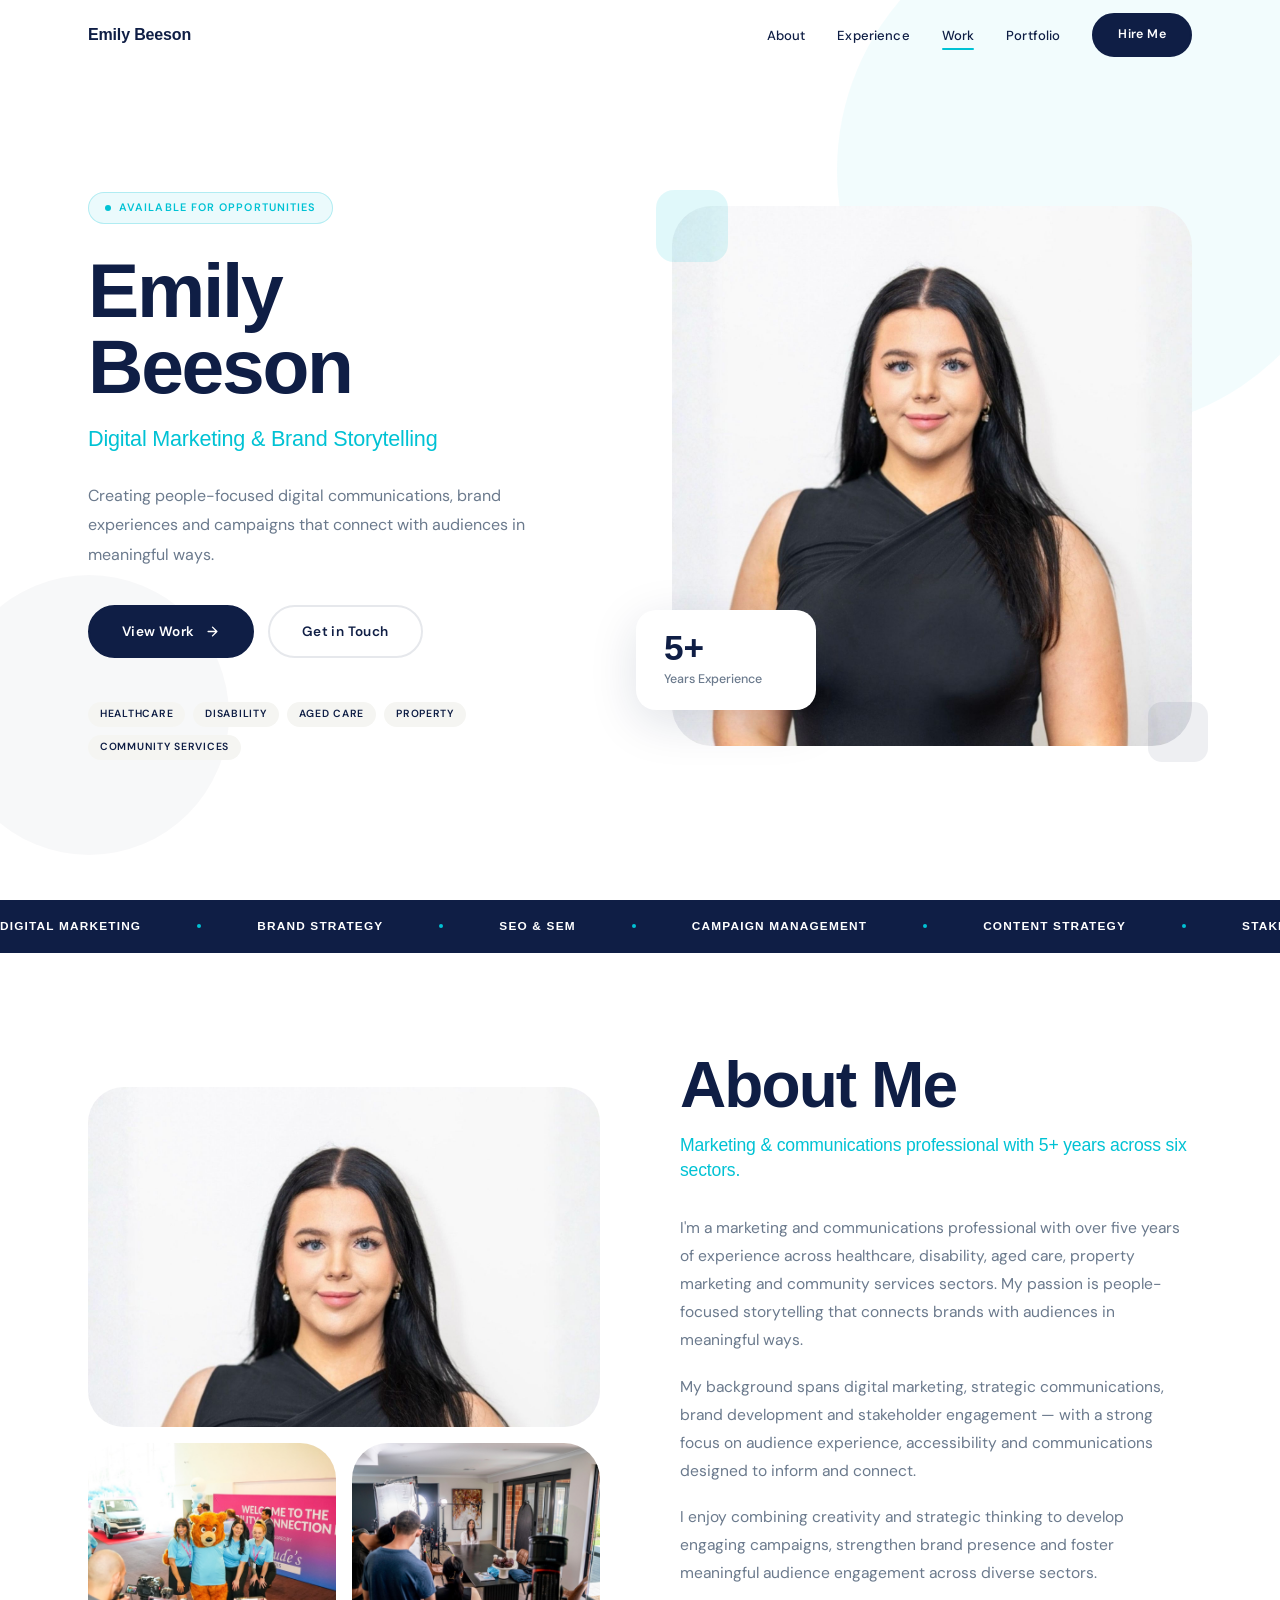
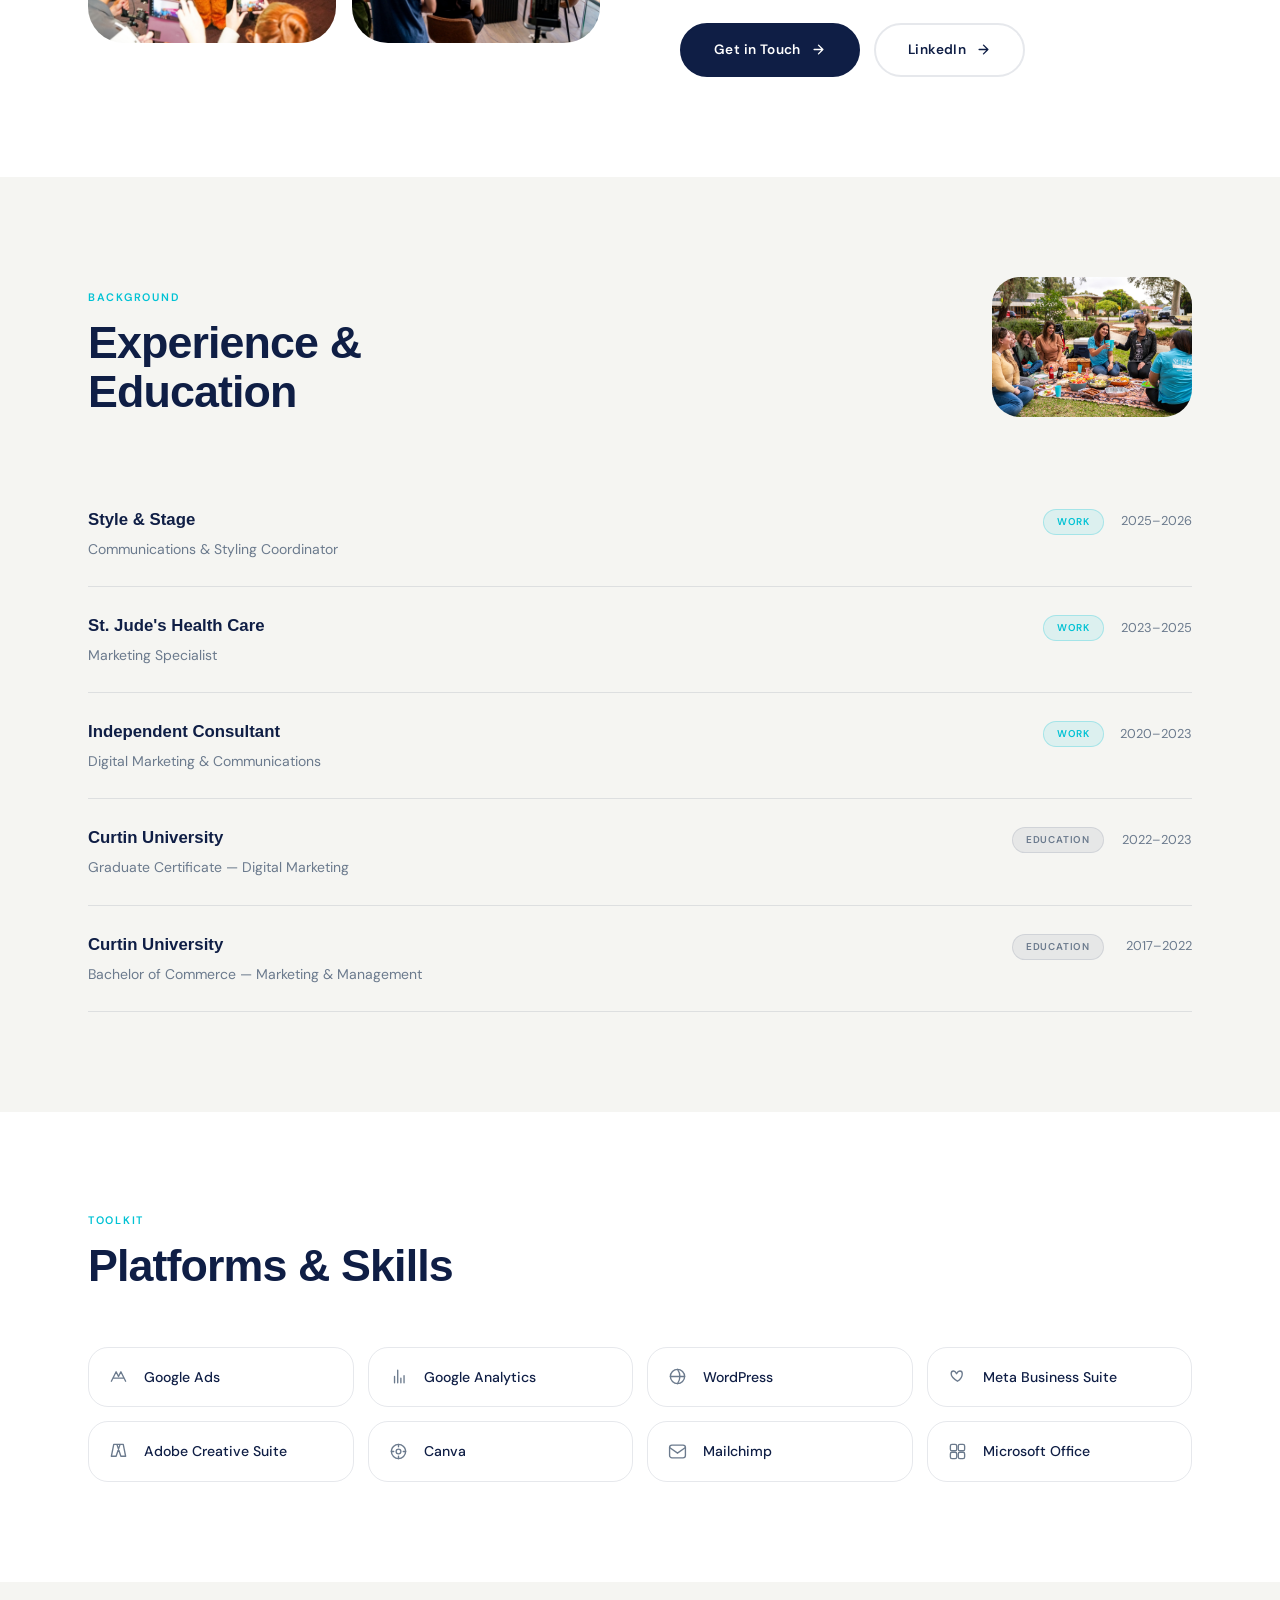
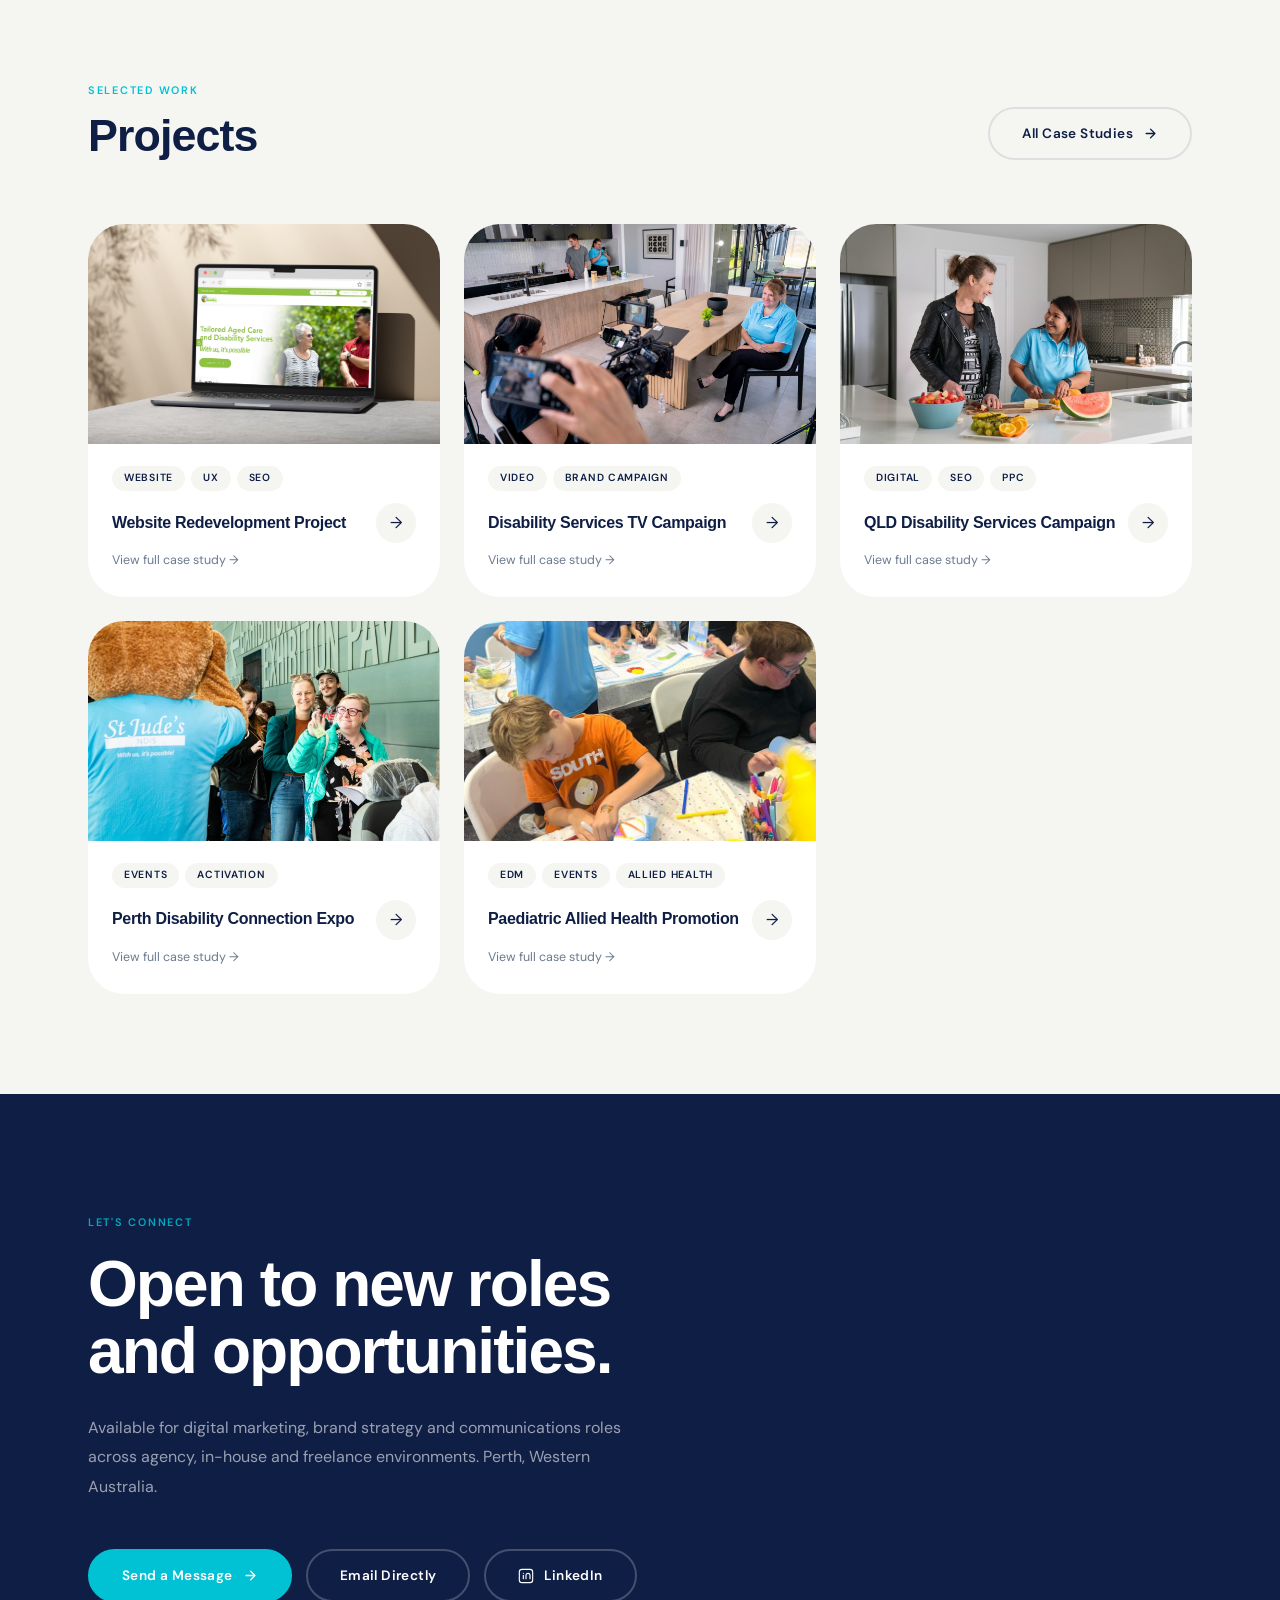
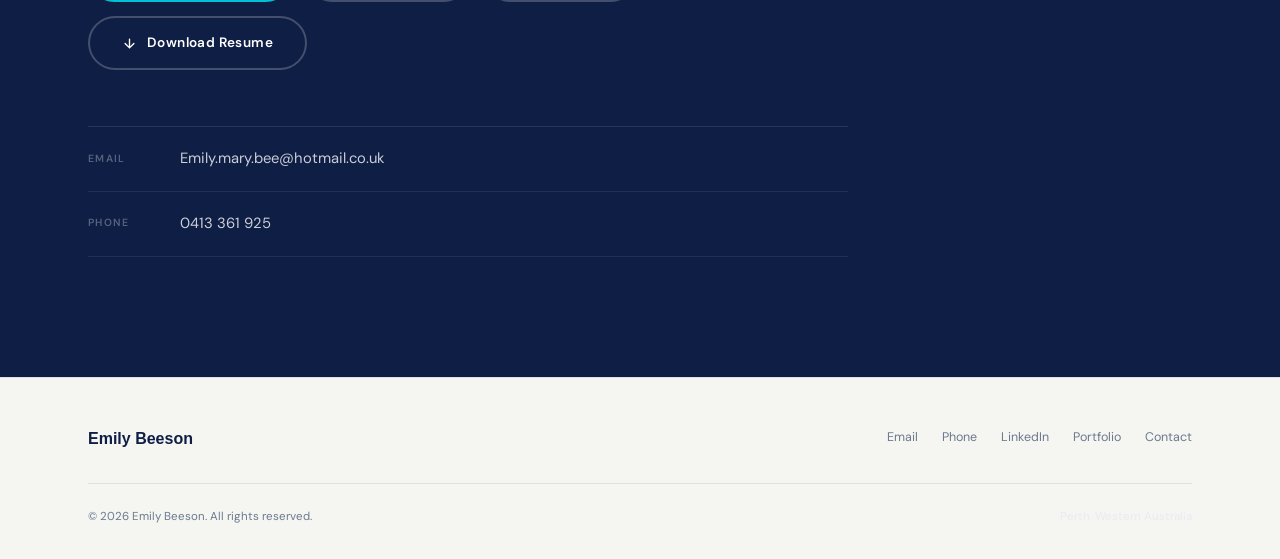
<file: index.html>
<!DOCTYPE html>
<html lang="en">
<head>
  <meta charset="UTF-8" />
  <meta name="viewport" content="width=device-width, initial-scale=1.0" />
  <meta name="description" content="Emily Beeson — Digital Marketing & Brand Storytelling Specialist. Perth, Western Australia." />
  <meta property="og:title"       content="Emily Beeson | Digital Marketing Specialist" />
  <meta property="og:description" content="Creating people-focused digital communications, brand experiences and campaigns that connect with audiences in meaningful ways." />
  <meta property="og:type"        content="website" />
  <title>Emily Beeson | Digital Marketing & Brand Storytelling</title>
  <link rel="stylesheet" href="styles.css" />
  <link rel="icon" type="image/svg+xml" href="data:image/svg+xml,<svg xmlns='http://www.w3.org/2000/svg' viewBox='0 0 32 32'><rect width='32' height='32' rx='8' fill='%230F1E45'/><text x='16' y='23' text-anchor='middle' font-family='Helvetica' font-size='18' fill='%2300C2D4'>E</text></svg>" />
</head>
<body>

<!-- ═══════════════════════════════════════════
     NAVIGATION
════════════════════════════════════════════ -->
<nav class="site-nav" aria-label="Main navigation">
  <div class="w nav-inner">
    <a href="index.html" class="nav-logo" aria-label="Emily Beeson — Home">Emily Beeson</a>
    <div class="nav-links" role="list">
      <a href="#about"      class="nav-a" data-section="about"      role="listitem">About</a>
      <a href="#experience" class="nav-a" data-section="experience" role="listitem">Experience</a>
      <a href="#projects"   class="nav-a" data-section="projects"   role="listitem">Work</a>
      <a href="portfolio.html" class="nav-a" role="listitem">Portfolio</a>
      <a href="contact.html" class="btn-primary" style="padding:10px 24px;font-size:0.78rem;">Hire Me</a>
    </div>
    <button class="nav-burger" aria-label="Open menu" aria-expanded="false">
      <span></span><span></span><span></span>
    </button>
  </div>
</nav>

<!-- Mobile overlay menu -->
<div class="mob-overlay" role="dialog" aria-modal="true" aria-label="Navigation menu">
  <button class="mob-close" aria-label="Close menu">&#10005;</button>
  <a href="#about"         class="mob-link" onclick="document.querySelector('.mob-overlay').classList.remove('open');document.body.style.overflow='';">About</a>
  <a href="#experience"    class="mob-link" onclick="document.querySelector('.mob-overlay').classList.remove('open');document.body.style.overflow='';">Experience</a>
  <a href="portfolio.html" class="mob-link">Portfolio</a>
  <a href="contact.html"   class="mob-link">Contact</a>
</div>


<!-- ═══════════════════════════════════════════
     HERO
════════════════════════════════════════════ -->
<section class="hero" id="home" aria-labelledby="hero-name">
  <div class="hero-blob-1" aria-hidden="true"></div>
  <div class="hero-blob-2" aria-hidden="true"></div>

  <div class="w hero-inner">
    <div class="hero-grid">

      <!-- Left: text -->
      <div>
        <div class="h-rise d1">
          <span class="hero-badge" aria-label="Currently available for opportunities">
            <span class="hero-badge-dot" aria-hidden="true"></span>
            Available for opportunities
          </span>
        </div>

        <h1 class="hero-name h-rise d2" id="hero-name">Emily<br>Beeson</h1>

        <p class="hero-sub h-rise d3">Digital Marketing &amp; Brand Storytelling</p>

        <p class="hero-intro h-rise d3">
          Creating people-focused digital communications, brand experiences
          and campaigns that connect with audiences in meaningful ways.
        </p>

        <div class="hero-cta h-rise d4">
          <a href="#projects" class="btn-primary">
            View Work
            <svg width="15" height="15" viewBox="0 0 24 24" fill="none" stroke="currentColor" stroke-width="2.2" aria-hidden="true"><path d="M5 12h14M12 5l7 7-7 7" stroke-linecap="round" stroke-linejoin="round"/></svg>
          </a>
          <a href="contact.html" class="btn-outline">Get in Touch</a>
        </div>

        <div class="hero-chips h-rise d5" aria-label="Industry sectors">
          <span class="chip">Healthcare</span>
          <span class="chip">Disability</span>
          <span class="chip">Aged Care</span>
          <span class="chip">Property</span>
          <span class="chip">Community Services</span>
        </div>
      </div>

      <!-- Right: portrait image -->
      <div class="hero-right h-scale d2">
        <div class="hero-accent-tl" aria-hidden="true"></div>
        <div class="hero-accent-br" aria-hidden="true"></div>

        <!--
          Portrait image — Emily-1.jpg
          Object-fit:cover fills the rounded container without distortion.
          Netlify serves this from the repo root folder.
        -->
        <img
          src="Emily-1.jpg"
          alt="Emily Beeson — Digital Marketing & Brand Storytelling Specialist"
          class="hero-portrait"
          style="width:100%;height:540px;object-fit:cover;object-position:center top;border-radius:40px;display:block;"
          loading="eager"
        />

        <!-- Floating stat card -->
        <div class="hero-stat-card" aria-label="5 plus years experience">
          <div class="stat-num">5+</div>
          <div class="stat-label">Years Experience</div>
        </div>
      </div>

    </div>
  </div>
</section>


<!-- ═══════════════════════════════════════════
     MARQUEE STRIP
════════════════════════════════════════════ -->
<div class="marquee-strip" aria-hidden="true">
  <div class="marquee-strip-inner">
    <div class="marquee-track">
      <span class="marquee-item">Digital Marketing <span class="marquee-dot"></span></span>
      <span class="marquee-item">Brand Strategy <span class="marquee-dot"></span></span>
      <span class="marquee-item">SEO &amp; SEM <span class="marquee-dot"></span></span>
      <span class="marquee-item">Campaign Management <span class="marquee-dot"></span></span>
      <span class="marquee-item">Content Strategy <span class="marquee-dot"></span></span>
      <span class="marquee-item">Stakeholder Engagement <span class="marquee-dot"></span></span>
      <span class="marquee-item">Accessibility <span class="marquee-dot"></span></span>
      <span class="marquee-item">Event Activation <span class="marquee-dot"></span></span>
      <span class="marquee-item">B2B Communications <span class="marquee-dot"></span></span>
      <span class="marquee-item">EDM Strategy <span class="marquee-dot"></span></span>
      <!-- Duplicate for seamless loop -->
      <span class="marquee-item">Digital Marketing <span class="marquee-dot"></span></span>
      <span class="marquee-item">Brand Strategy <span class="marquee-dot"></span></span>
      <span class="marquee-item">SEO &amp; SEM <span class="marquee-dot"></span></span>
      <span class="marquee-item">Campaign Management <span class="marquee-dot"></span></span>
      <span class="marquee-item">Content Strategy <span class="marquee-dot"></span></span>
      <span class="marquee-item">Stakeholder Engagement <span class="marquee-dot"></span></span>
      <span class="marquee-item">Accessibility <span class="marquee-dot"></span></span>
      <span class="marquee-item">Event Activation <span class="marquee-dot"></span></span>
      <span class="marquee-item">B2B Communications <span class="marquee-dot"></span></span>
      <span class="marquee-item">EDM Strategy <span class="marquee-dot"></span></span>
    </div>
  </div>
</div>


<!-- ═══════════════════════════════════════════
     ABOUT
════════════════════════════════════════════ -->
<section class="about-section" id="about" aria-labelledby="about-heading">
  <div class="w">
    <div class="two-col">

      <!-- Left: image grid
           Main image: Emily-1.jpg (large, full-column)
           Below: two project images to add visual variety -->
      <div class="about-img-grid" data-reveal="left">

        <!-- Main large image -->
        <div class="img-box about-img-main" style="height:340px;">
          <img
            src="Emily-1.jpg"
            alt="Emily Beeson at work"
            style="width:100%;height:100%;object-fit:cover;object-position:center top;display:block;"
            loading="lazy"
          />
        </div>

        <!-- Bottom-left: Disability expo image -->
        <div class="img-box" style="height:200px;">
          <img
            src="Portrait-2.jpg"
            alt="Emily Beeson — digital marketing professional"
            style="width:100%;height:100%;object-fit:cover;display:block;"
            loading="lazy"
          />
        </div>

        <!-- Bottom-right: Paediatric allied health image -->
        <div class="img-box" style="height:200px;">
          <img
            src="Portrait-3.jpg"
            alt="Emily Beeson — brand and communications work"
            style="width:100%;height:100%;object-fit:cover;display:block;"
            loading="lazy"
          />
        </div>

      </div>

      <!-- Right: copy -->
      <div>
        <h2 class="about-heading" id="about-heading" data-reveal>About Me</h2>
        <p class="about-sub" data-reveal data-delay="1">
          Marketing &amp; communications professional with 5+ years across six sectors.
        </p>
        <p class="about-body" data-reveal data-delay="2">
          I'm a marketing and communications professional with over five years of experience
          across healthcare, disability, aged care, property marketing and community services
          sectors. My passion is people-focused storytelling that connects brands with audiences
          in meaningful ways.
        </p>
        <p class="about-body" data-reveal data-delay="2">
          My background spans digital marketing, strategic communications, brand development
          and stakeholder engagement — with a strong focus on audience experience, accessibility
          and communications designed to inform and connect.
        </p>
        <p class="about-body" data-reveal data-delay="2">
          I enjoy combining creativity and strategic thinking to develop engaging campaigns,
          strengthen brand presence and foster meaningful audience engagement across diverse sectors.
        </p>
        <div class="about-cta" data-reveal data-delay="3">
          <a href="mailto:Emily.mary.bee@hotmail.co.uk" class="btn-primary">
            Get in Touch
            <svg width="15" height="15" viewBox="0 0 24 24" fill="none" stroke="currentColor" stroke-width="2.2" aria-hidden="true"><path d="M5 12h14M12 5l7 7-7 7" stroke-linecap="round" stroke-linejoin="round"/></svg>
          </a>
          <a href="https://au.linkedin.com/in/emily-beeson-44a16824b" target="_blank" rel="noreferrer" class="btn-outline">
            LinkedIn
            <svg width="15" height="15" viewBox="0 0 24 24" fill="none" stroke="currentColor" stroke-width="2.2" aria-hidden="true"><path d="M5 12h14M12 5l7 7-7 7" stroke-linecap="round" stroke-linejoin="round"/></svg>
          </a>
        </div>
      </div>

    </div>
  </div>
</section>


<!-- ═══════════════════════════════════════════
     EXPERIENCE & EDUCATION
════════════════════════════════════════════ -->
<section class="experience-section" id="experience" aria-labelledby="exp-heading">
  <div class="w">
    <div class="experience-header">
      <div>
        <span class="eyebrow" data-reveal>Background</span>
        <h2 id="exp-heading" data-reveal data-delay="1" style="font-size:clamp(2rem,3.5vw,2.8rem);line-height:1.1;">
          Experience &amp;<br>Education
        </h2>
      </div>
      <!-- Mini image — TVC image adds visual interest -->
      <div data-reveal="right" style="flex-shrink:0;">
        <div class="img-box" style="height:140px;width:200px;border-radius:28px;overflow:hidden;">
          <img
            src="TVC-1.jpg"
            alt="Disability services TV commercial campaign"
            style="width:100%;height:100%;object-fit:cover;display:block;"
            loading="lazy"
          />
        </div>
      </div>
    </div>

    <div role="list" aria-label="Career timeline">

      <div class="tl-row" data-reveal role="listitem">
        <div>
          <div class="tl-org">Style &amp; Stage</div>
          <div class="tl-role">Communications &amp; Styling Coordinator</div>
        </div>
        <div class="tl-right">
          <span class="tl-badge work">Work</span>
          <span class="tl-period">2025–2026</span>
        </div>
      </div>

      <div class="tl-row" data-reveal role="listitem" style="transition-delay:0.07s;">
        <div>
          <div class="tl-org">St. Jude's Health Care</div>
          <div class="tl-role">Marketing Specialist</div>
        </div>
        <div class="tl-right">
          <span class="tl-badge work">Work</span>
          <span class="tl-period">2023–2025</span>
        </div>
      </div>

      <div class="tl-row" data-reveal role="listitem" style="transition-delay:0.14s;">
        <div>
          <div class="tl-org">Independent Consultant</div>
          <div class="tl-role">Digital Marketing &amp; Communications</div>
        </div>
        <div class="tl-right">
          <span class="tl-badge work">Work</span>
          <span class="tl-period">2020–2023</span>
        </div>
      </div>

      <div class="tl-row" data-reveal role="listitem" style="transition-delay:0.21s;">
        <div>
          <div class="tl-org">Curtin University</div>
          <div class="tl-role">Graduate Certificate — Digital Marketing</div>
        </div>
        <div class="tl-right">
          <span class="tl-badge edu">Education</span>
          <span class="tl-period">2022–2023</span>
        </div>
      </div>

      <div class="tl-row" data-reveal role="listitem" style="transition-delay:0.28s;">
        <div>
          <div class="tl-org">Curtin University</div>
          <div class="tl-role">Bachelor of Commerce — Marketing &amp; Management</div>
        </div>
        <div class="tl-right">
          <span class="tl-badge edu">Education</span>
          <span class="tl-period">2017–2022</span>
        </div>
      </div>

    </div>
  </div>
</section>


<!-- ═══════════════════════════════════════════
     TOOLS & SKILLS
════════════════════════════════════════════ -->
<section class="tools-section" id="tools" aria-labelledby="tools-heading">
  <div class="w">
    <span class="eyebrow" data-reveal>Toolkit</span>
    <h2 id="tools-heading" data-reveal data-delay="1" style="font-size:clamp(2rem,3.5vw,2.8rem);line-height:1.1;">
      Platforms &amp; Skills
    </h2>
    <div class="tools-grid" role="list" aria-label="Tools and platforms">
      <div class="tool-item" data-reveal role="listitem" style="transition-delay:0.00s;">
        <svg class="tool-icon" width="19" height="19" viewBox="0 0 24 24" fill="none" stroke="currentColor" stroke-width="1.7" aria-hidden="true"><path d="M3 18l6-12 3 6M21 18L15 6l-3 6M6 14h12" stroke-linecap="round" stroke-linejoin="round"/></svg>
        <span class="tool-name">Google Ads</span>
      </div>
      <div class="tool-item" data-reveal role="listitem" style="transition-delay:0.06s;">
        <svg class="tool-icon" width="19" height="19" viewBox="0 0 24 24" fill="none" stroke="currentColor" stroke-width="1.7" aria-hidden="true"><path d="M7 20V12M11 20V4M15 20v-6M19 20v-9" stroke-linecap="round"/></svg>
        <span class="tool-name">Google Analytics</span>
      </div>
      <div class="tool-item" data-reveal role="listitem" style="transition-delay:0.12s;">
        <svg class="tool-icon" width="19" height="19" viewBox="0 0 24 24" fill="none" stroke="currentColor" stroke-width="1.7" aria-hidden="true"><circle cx="12" cy="12" r="9"/><path d="M3 12h18M12 3a15 15 0 010 18" stroke-linecap="round"/></svg>
        <span class="tool-name">WordPress</span>
      </div>
      <div class="tool-item" data-reveal role="listitem" style="transition-delay:0.18s;">
        <svg class="tool-icon" width="19" height="19" viewBox="0 0 24 24" fill="none" stroke="currentColor" stroke-width="1.7" aria-hidden="true"><path d="M4 8.5C4 6.6 5.1 5 7 5c1.5 0 2.5 1 3.8 3.5C12.1 6 13.3 5 15 5c2 0 3 1.6 3 3.5 0 3.5-2.8 7.5-6 9.5-3.2-2-8-6-8-9.5z" stroke-linecap="round" stroke-linejoin="round"/></svg>
        <span class="tool-name">Meta Business Suite</span>
      </div>
      <div class="tool-item" data-reveal role="listitem" style="transition-delay:0.24s;">
        <svg class="tool-icon" width="19" height="19" viewBox="0 0 24 24" fill="none" stroke="currentColor" stroke-width="1.7" aria-hidden="true"><path d="M14 3H6L3 18h6l5-15zM10 3h8l3 15h-6L10 3z" stroke-linecap="round" stroke-linejoin="round"/></svg>
        <span class="tool-name">Adobe Creative Suite</span>
      </div>
      <div class="tool-item" data-reveal role="listitem" style="transition-delay:0.30s;">
        <svg class="tool-icon" width="19" height="19" viewBox="0 0 24 24" fill="none" stroke="currentColor" stroke-width="1.7" aria-hidden="true"><circle cx="12" cy="12" r="9"/><circle cx="12" cy="12" r="3"/><path d="M12 3v3M12 18v3M3 12h3M18 12h3" stroke-linecap="round"/></svg>
        <span class="tool-name">Canva</span>
      </div>
      <div class="tool-item" data-reveal role="listitem" style="transition-delay:0.36s;">
        <svg class="tool-icon" width="19" height="19" viewBox="0 0 24 24" fill="none" stroke="currentColor" stroke-width="1.7" aria-hidden="true"><rect x="2" y="4" width="20" height="16" rx="3"/><path d="M2 7l10 7 10-7" stroke-linecap="round"/></svg>
        <span class="tool-name">Mailchimp</span>
      </div>
      <div class="tool-item" data-reveal role="listitem" style="transition-delay:0.42s;">
        <svg class="tool-icon" width="19" height="19" viewBox="0 0 24 24" fill="none" stroke="currentColor" stroke-width="1.7" aria-hidden="true"><rect x="3" y="3" width="8" height="8" rx="2"/><rect x="13" y="3" width="8" height="8" rx="2"/><rect x="3" y="13" width="8" height="8" rx="2"/><rect x="13" y="13" width="8" height="8" rx="2"/></svg>
        <span class="tool-name">Microsoft Office</span>
      </div>
    </div>
  </div>
</section>


<!-- ═══════════════════════════════════════════
     PROJECTS (home menu) — 5 projects
     Each card uses its matching project image.
════════════════════════════════════════════ -->
<section class="projects-section" id="projects" aria-labelledby="projects-heading">
  <div class="w">

    <div class="projects-header">
      <div>
        <span class="eyebrow" data-reveal>Selected Work</span>
        <h2 id="projects-heading" data-reveal data-delay="1" style="font-size:clamp(2rem,3.5vw,2.8rem);line-height:1.1;">
          Projects
        </h2>
      </div>
      <a href="portfolio.html" class="btn-outline" data-reveal="right">
        All Case Studies
        <svg width="15" height="15" viewBox="0 0 24 24" fill="none" stroke="currentColor" stroke-width="2.2" aria-hidden="true"><path d="M5 12h14M12 5l7 7-7 7" stroke-linecap="round" stroke-linejoin="round"/></svg>
      </a>
    </div>

    <div class="proj-grid">

      <!-- Website-redevelopment-1.jpg -->
      <a href="portfolio.html#cs-01" class="proj-card" data-reveal style="transition-delay:0s;">
        <div class="proj-img-wrap" style="height:220px;">
          <img
            src="Website-redevelopment-1.jpg"
            alt="Website Redevelopment Project"
            class="proj-thumb"
            style="width:100%;height:220px;object-fit:cover;display:block;"
            loading="lazy"
          />
        </div>
        <div class="proj-body">
          <div class="proj-chips">
            <span class="chip">Website</span><span class="chip">UX</span><span class="chip">SEO</span>
          </div>
          <div class="proj-footer">
            <h3 class="proj-title">Website Redevelopment Project</h3>
            <div class="proj-arrow" aria-hidden="true">→</div>
          </div>
          <p class="proj-cta-text">View full case study →</p>
        </div>
      </a>

      <!-- TVC-2.jpg -->
      <a href="portfolio.html#cs-02" class="proj-card" data-reveal style="transition-delay:0.08s;">
        <div class="proj-img-wrap" style="height:220px;">
          <img
            src="TVC-2.jpg"
            alt="Disability Services TV Commercial Campaign"
            class="proj-thumb"
            style="width:100%;height:220px;object-fit:cover;display:block;"
            loading="lazy"
          />
        </div>
        <div class="proj-body">
          <div class="proj-chips">
            <span class="chip">Video</span><span class="chip">Brand Campaign</span>
          </div>
          <div class="proj-footer">
            <h3 class="proj-title">Disability Services TV Campaign</h3>
            <div class="proj-arrow" aria-hidden="true">→</div>
          </div>
          <p class="proj-cta-text">View full case study →</p>
        </div>
      </a>

      <!-- QLD-1.jpg -->
      <a href="portfolio.html#cs-03" class="proj-card" data-reveal style="transition-delay:0.16s;">
        <div class="proj-img-wrap" style="height:220px;">
          <img
            src="QLD-1.jpg"
            alt="QLD Disability Services Campaign"
            class="proj-thumb"
            style="width:100%;height:220px;object-fit:cover;display:block;"
            loading="lazy"
          />
        </div>
        <div class="proj-body">
          <div class="proj-chips">
            <span class="chip">Digital</span><span class="chip">SEO</span><span class="chip">PPC</span>
          </div>
          <div class="proj-footer">
            <h3 class="proj-title">QLD Disability Services Campaign</h3>
            <div class="proj-arrow" aria-hidden="true">→</div>
          </div>
          <p class="proj-cta-text">View full case study →</p>
        </div>
      </a>

      <!-- Disability-expo-1.jpg -->
      <a href="portfolio.html#cs-04" class="proj-card" data-reveal style="transition-delay:0.24s;">
        <div class="proj-img-wrap" style="height:220px;">
          <img
            src="Disability-expo-1.jpg"
            alt="Perth Disability Connection Expo 2024"
            class="proj-thumb"
            style="width:100%;height:220px;object-fit:cover;display:block;"
            loading="lazy"
          />
        </div>
        <div class="proj-body">
          <div class="proj-chips">
            <span class="chip">Events</span><span class="chip">Activation</span>
          </div>
          <div class="proj-footer">
            <h3 class="proj-title">Perth Disability Connection Expo</h3>
            <div class="proj-arrow" aria-hidden="true">→</div>
          </div>
          <p class="proj-cta-text">View full case study →</p>
        </div>
      </a>

      <!-- Paediatric-2.jpg -->
      <a href="portfolio.html#cs-05" class="proj-card" data-reveal style="transition-delay:0.32s;">
        <div class="proj-img-wrap" style="height:220px;">
          <img
            src="Paediatric-2.jpg"
            alt="Paediatric Allied Health Promotion"
            class="proj-thumb"
            style="width:100%;height:220px;object-fit:cover;display:block;"
            loading="lazy"
          />
        </div>
        <div class="proj-body">
          <div class="proj-chips">
            <span class="chip">EDM</span><span class="chip">Events</span><span class="chip">Allied Health</span>
          </div>
          <div class="proj-footer">
            <h3 class="proj-title">Paediatric Allied Health Promotion</h3>
            <div class="proj-arrow" aria-hidden="true">→</div>
          </div>
          <p class="proj-cta-text">View full case study →</p>
        </div>
      </a>

      <!-- 5-card grid: last card is intentionally blank to keep 3-col layout balanced -->
      <!-- If you want a 6th project card, add it here. Otherwise the 5 cards will
           left-align naturally on the grid. -->

    </div>
  </div>
</section>


<!-- ═══════════════════════════════════════════
     LET'S CONNECT
════════════════════════════════════════════ -->
<section class="connect-section" id="contact" aria-labelledby="connect-heading">
  <div class="w">
    <div class="connect-inner">

      <span class="eyebrow connect-eyebrow" data-reveal>Let's Connect</span>

      <h2 class="connect-heading" id="connect-heading" data-reveal data-delay="1">
        Open to new roles<br>and opportunities.
      </h2>

      <p class="connect-body" data-reveal data-delay="2">
        Available for digital marketing, brand strategy and communications roles
        across agency, in-house and freelance environments. Perth, Western Australia.
      </p>

      <div class="connect-cta" data-reveal data-delay="3">
        <a href="contact.html" class="btn-cyan">
          Send a Message
          <svg width="15" height="15" viewBox="0 0 24 24" fill="none" stroke="currentColor" stroke-width="2.2" aria-hidden="true"><path d="M5 12h14M12 5l7 7-7 7" stroke-linecap="round" stroke-linejoin="round"/></svg>
        </a>
        <a href="mailto:Emily.mary.bee@hotmail.co.uk" class="btn-outline-light">Email Directly</a>
        <a href="https://au.linkedin.com/in/emily-beeson-44a16824b" target="_blank" rel="noreferrer" class="btn-outline-light">
          <svg width="16" height="16" viewBox="0 0 24 24" fill="none" stroke="currentColor" stroke-width="1.7" aria-hidden="true"><rect x="2" y="2" width="20" height="20" rx="4"/><path d="M8 11v5M8 8v.01M12 16v-5M12 11a3 3 0 016 0v5" stroke-linecap="round"/></svg>
          LinkedIn
        </a>
        <a href="emily-beeson-resume.pdf" download class="btn-outline-light">
          <svg width="15" height="15" viewBox="0 0 24 24" fill="none" stroke="currentColor" stroke-width="2.2" aria-hidden="true"><path d="M12 5v14M5 12l7 7 7-7" stroke-linecap="round" stroke-linejoin="round"/></svg>
          Download Resume
        </a>
      </div>

      <div class="connect-list" data-reveal data-delay="4" aria-label="Contact details">
        <a href="mailto:Emily.mary.bee@hotmail.co.uk" class="connect-row">
          <span class="connect-label">Email</span>
          <span class="connect-value">Emily.mary.bee@hotmail.co.uk</span>
        </a>
        <a href="tel:0413361925" class="connect-row">
          <span class="connect-label">Phone</span>
          <span class="connect-value">0413 361 925</span>
        </a>
      </div>

    </div>
  </div>
</section>


<!-- ═══════════════════════════════════════════
     FOOTER
════════════════════════════════════════════ -->
<footer class="site-footer" aria-label="Site footer">
  <div class="w">
    <div class="footer-top">
      <span class="footer-logo">Emily Beeson</span>
      <nav aria-label="Footer navigation" class="footer-links">
        <a href="mailto:Emily.mary.bee@hotmail.co.uk" class="footer-link">Email</a>
        <a href="tel:0413361925"                       class="footer-link">Phone</a>
        <a href="https://au.linkedin.com/in/emily-beeson-44a16824b" target="_blank" rel="noreferrer" class="footer-link">LinkedIn</a>
        <a href="portfolio.html" class="footer-link">Portfolio</a>
        <a href="contact.html"   class="footer-link">Contact</a>
      </nav>
    </div>
    <div class="footer-rule"></div>
    <div class="footer-bottom">
      <span class="footer-copy">&copy; <span id="year"></span> Emily Beeson. All rights reserved.</span>
      <span class="footer-location">Perth, Western Australia</span>
    </div>
  </div>
</footer>

<script src="script.js"></script>
<script>document.getElementById('year').textContent = new Date().getFullYear();</script>
</body>
</html>
</file>
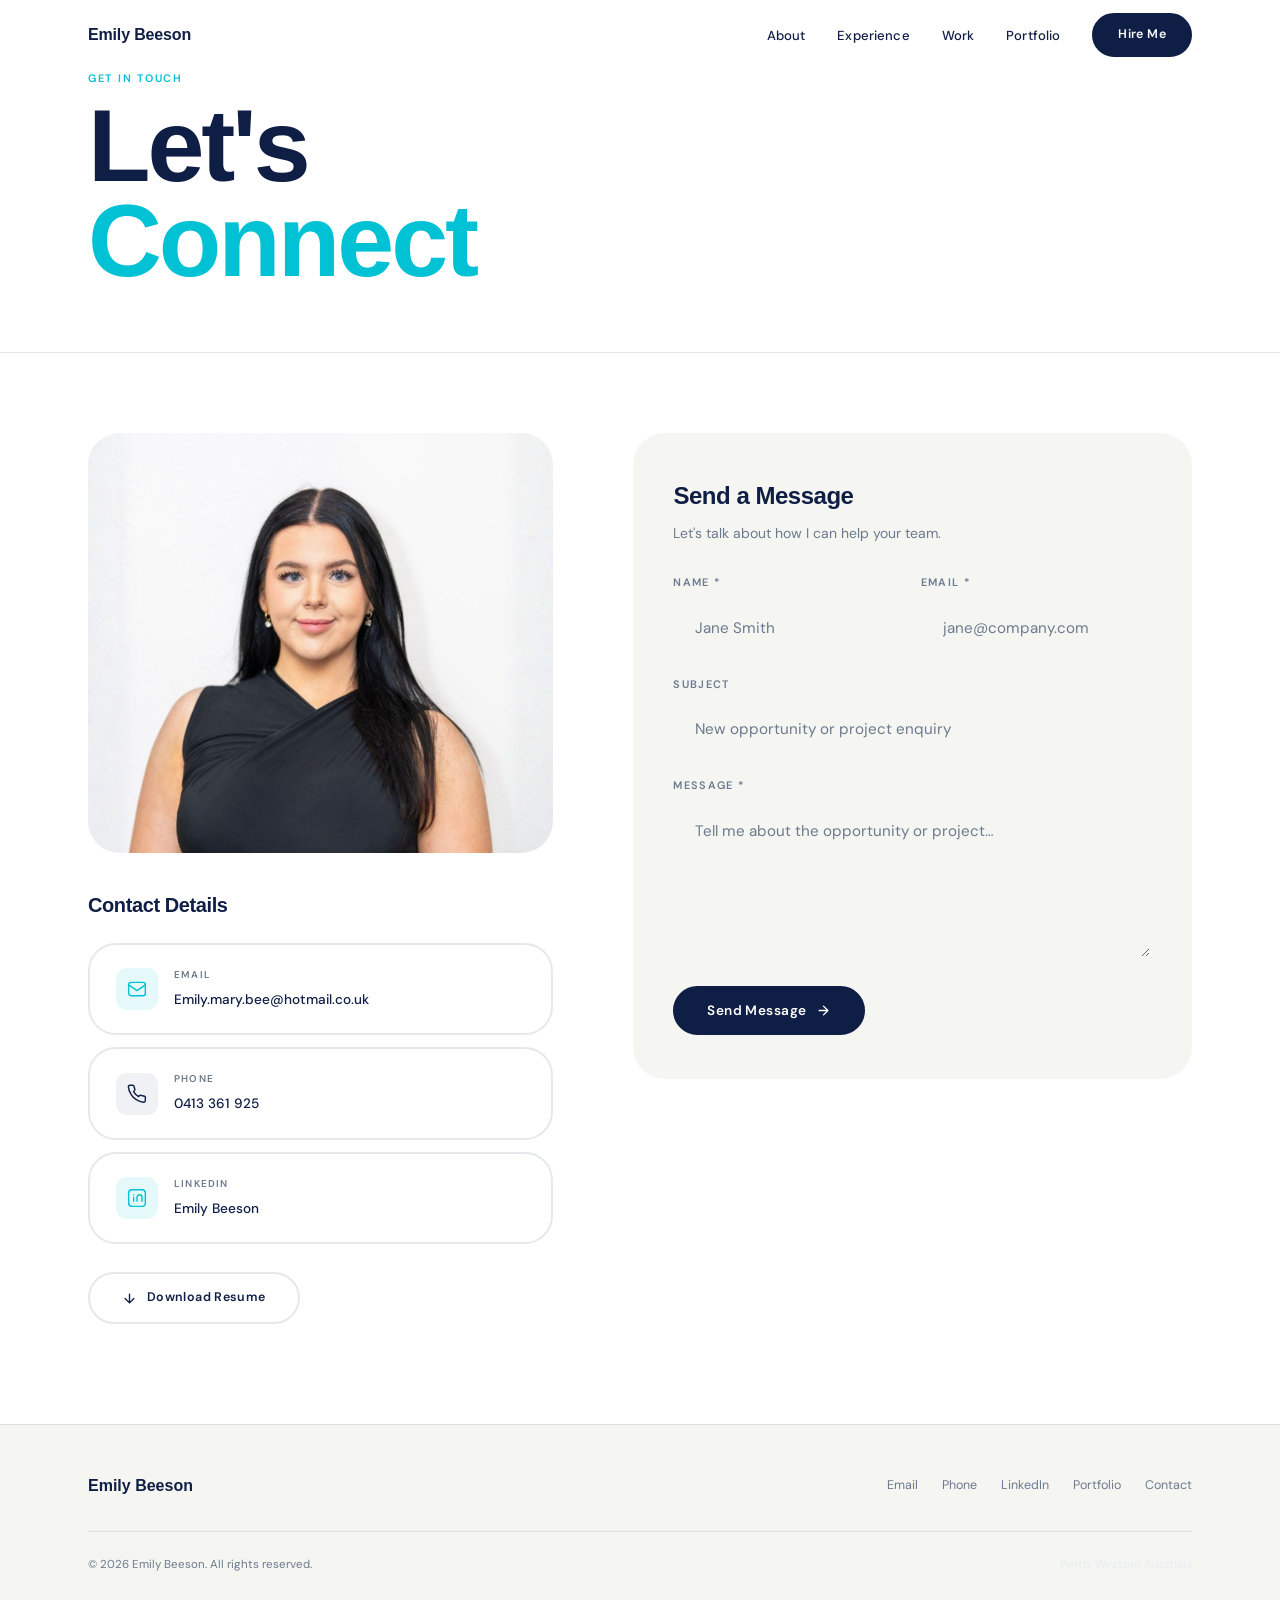
<file: contact.html>
<!DOCTYPE html>
<html lang="en">
<head>
  <meta charset="UTF-8" />
  <meta name="viewport" content="width=device-width, initial-scale=1.0" />
  <meta name="description" content="Get in touch with Emily Beeson — Digital Marketing & Brand Storytelling Specialist. Perth, Western Australia." />
  <title>Contact | Emily Beeson</title>
  <link rel="stylesheet" href="styles.css" />
  <link rel="icon" type="image/svg+xml" href="data:image/svg+xml,<svg xmlns='http://www.w3.org/2000/svg' viewBox='0 0 32 32'><rect width='32' height='32' rx='8' fill='%230F1E45'/><text x='16' y='23' text-anchor='middle' font-family='Helvetica' font-size='18' fill='%2300C2D4'>E</text></svg>" />
</head>
<body>

<!-- ── NAV ── -->
<nav class="site-nav" aria-label="Main navigation">
  <div class="w nav-inner">
    <a href="index.html" class="nav-logo">Emily Beeson</a>
    <div class="nav-links">
      <a href="index.html#about"      class="nav-a">About</a>
      <a href="index.html#experience" class="nav-a">Experience</a>
      <a href="index.html#projects"   class="nav-a">Work</a>
      <a href="portfolio.html"        class="nav-a">Portfolio</a>
      <a href="contact.html"          class="btn-primary" style="padding:10px 24px;font-size:0.78rem;">Hire Me</a>
    </div>
    <button class="nav-burger" aria-label="Open menu">
      <span></span><span></span><span></span>
    </button>
  </div>
</nav>

<div class="mob-overlay" role="dialog" aria-modal="true">
  <button class="mob-close" aria-label="Close menu">&#10005;</button>
  <a href="index.html#about"      class="mob-link">About</a>
  <a href="index.html#experience" class="mob-link">Experience</a>
  <a href="portfolio.html"        class="mob-link">Portfolio</a>
  <a href="contact.html"          class="mob-link">Contact</a>
</div>


<!-- ── PAGE HERO ── -->
<div class="contact-hero" style="padding-top:70px;">
  <div class="w">
    <span class="eyebrow">Get in Touch</span>
    <h1 class="contact-h1">
      Let's<br><span>Connect</span>
    </h1>
  </div>
</div>


<!-- ── MAIN CONTENT ── -->
<section class="contact-body-section" aria-labelledby="contact-heading">
  <div class="w">
    <div class="contact-grid">

      <!-- Left: portrait + contact details -->
      <div>

        <!--
          Portrait image — Portrait-1.jpg
          border-radius:32px matches the design system's --r-xl.
          object-position:center top keeps the face in frame.
        -->
        <div class="img-box" style="height:420px;border-radius:32px;margin-bottom:36px;" data-reveal>
          <img
            src="Portrait-1.jpg"
            alt="Emily Beeson — Digital Marketing & Brand Storytelling Specialist"
            style="width:100%;height:100%;object-fit:cover;object-position:center top;display:block;"
            loading="eager"
          />
        </div>

        <div data-reveal data-delay="1">
          <h3 class="contact-detail-heading" style="margin-top:0;">Contact Details</h3>

          <div class="contact-cards" role="list">

            <a href="mailto:Emily.mary.bee@hotmail.co.uk" class="contact-card" role="listitem">
              <div class="contact-card-icon cyan" aria-hidden="true">
                <svg width="20" height="20" viewBox="0 0 24 24" fill="none" stroke="currentColor" stroke-width="1.7"><rect x="2" y="4" width="20" height="16" rx="3"/><path d="M2 7l10 7 10-7" stroke-linecap="round"/></svg>
              </div>
              <div>
                <span class="contact-card-label">Email</span>
                <span class="contact-card-value">Emily.mary.bee@hotmail.co.uk</span>
              </div>
            </a>

            <a href="tel:0413361925" class="contact-card" role="listitem">
              <div class="contact-card-icon navy" aria-hidden="true">
                <svg width="20" height="20" viewBox="0 0 24 24" fill="none" stroke="currentColor" stroke-width="1.7"><path d="M22 16.92v3a2 2 0 01-2.18 2 19.79 19.79 0 01-8.63-3.07A19.5 19.5 0 014.7 12.1a19.79 19.79 0 01-3.07-8.67A2 2 0 013.62 1.5h3a2 2 0 012 1.72 12.84 12.84 0 00.7 2.81 2 2 0 01-.45 2.11L7.91 9.1a16 16 0 006 6l.92-.92a2 2 0 012.11-.45 12.84 12.84 0 002.81.7A2 2 0 0122 16.92z" stroke-linecap="round"/></svg>
              </div>
              <div>
                <span class="contact-card-label">Phone</span>
                <span class="contact-card-value">0413 361 925</span>
              </div>
            </a>

            <a href="https://au.linkedin.com/in/emily-beeson-44a16824b" target="_blank" rel="noreferrer" class="contact-card" role="listitem">
              <div class="contact-card-icon cyan" aria-hidden="true">
                <svg width="20" height="20" viewBox="0 0 24 24" fill="none" stroke="currentColor" stroke-width="1.7"><rect x="2" y="2" width="20" height="20" rx="4"/><path d="M8 11v5M8 8v.01M12 16v-5M12 11a3 3 0 016 0v5" stroke-linecap="round"/></svg>
              </div>
              <div>
                <span class="contact-card-label">LinkedIn</span>
                <span class="contact-card-value">Emily Beeson</span>
              </div>
            </a>

          </div>

          <!-- Resume download — place emily-beeson-resume.pdf at repo root -->
          <a href="emily-beeson-resume.pdf" download class="btn-outline" style="font-size:0.78rem;">
            <svg width="15" height="15" viewBox="0 0 24 24" fill="none" stroke="currentColor" stroke-width="2.2" aria-hidden="true"><path d="M12 5v14M5 12l7 7 7-7" stroke-linecap="round" stroke-linejoin="round"/></svg>
            Download Resume
          </a>
        </div>
      </div>

      <!-- Right: contact form
           data-netlify="true" enables Netlify Forms on deployment.
           No server-side code needed — Netlify handles submission and email notifications.
      -->
      <div data-reveal data-delay="1">
        <div class="contact-form-wrap">

          <!-- Success state (hidden, shown via JS after valid submit) -->
          <div class="form-success" id="form-success" role="status" aria-live="polite">
            <div class="success-icon" aria-hidden="true">
              <svg width="26" height="26" viewBox="0 0 24 24" fill="none" stroke="currentColor" stroke-width="2.2"><path d="M20 6L9 17l-5-5" stroke-linecap="round" stroke-linejoin="round"/></svg>
            </div>
            <h3 class="success-title">Message Sent</h3>
            <p class="success-body">Thank you for reaching out. I'll be in touch within 1&#8202;&#8211;&#8202;2 business days.</p>
            <button class="btn-outline" id="form-reset">Send Another</button>
          </div>

          <!-- Form fields -->
          <div id="form-fields">
            <h3 class="form-title">Send a Message</h3>
            <p class="form-subtitle">Let's talk about how I can help your team.</p>

            <form
              id="contact-form"
              name="contact"
              method="POST"
              data-netlify="true"
              data-netlify-honeypot="bot-field"
              novalidate>

              <!-- Netlify required hidden field -->
              <input type="hidden" name="form-name" value="contact" />
              <!-- Honeypot anti-spam field (hidden from humans) -->
              <p style="display:none;"><label>Don't fill this out: <input name="bot-field" /></label></p>

              <div class="form-row">
                <div>
                  <label class="f-label" for="f-name">Name *</label>
                  <input class="f-input" type="text" id="f-name" name="name"
                    placeholder="Jane Smith" autocomplete="name" required />
                </div>
                <div>
                  <label class="f-label" for="f-email">Email *</label>
                  <input class="f-input" type="email" id="f-email" name="email"
                    placeholder="jane@company.com" autocomplete="email" required />
                </div>
              </div>

              <div class="form-group">
                <label class="f-label" for="f-subject">Subject</label>
                <input class="f-input" type="text" id="f-subject" name="subject"
                  placeholder="New opportunity or project enquiry" />
              </div>

              <div class="form-group">
                <label class="f-label" for="f-message">Message *</label>
                <textarea class="f-input" id="f-message" name="message" rows="6"
                  placeholder="Tell me about the opportunity or project&#8230;" required></textarea>
              </div>

              <p class="form-error" id="form-error" role="alert">
                Please fill in your name, email and message.
              </p>

              <button type="submit" class="btn-primary">
                Send Message
                <svg width="15" height="15" viewBox="0 0 24 24" fill="none" stroke="currentColor" stroke-width="2.2" aria-hidden="true"><path d="M5 12h14M12 5l7 7-7 7" stroke-linecap="round" stroke-linejoin="round"/></svg>
              </button>

            </form>
          </div>

        </div>
      </div>

    </div>
  </div>
</section>


<!-- ── FOOTER ── -->
<footer class="site-footer">
  <div class="w">
    <div class="footer-top">
      <span class="footer-logo">Emily Beeson</span>
      <nav class="footer-links">
        <a href="mailto:Emily.mary.bee@hotmail.co.uk" class="footer-link">Email</a>
        <a href="tel:0413361925"                       class="footer-link">Phone</a>
        <a href="https://au.linkedin.com/in/emily-beeson-44a16824b" target="_blank" rel="noreferrer" class="footer-link">LinkedIn</a>
        <a href="portfolio.html" class="footer-link">Portfolio</a>
        <a href="contact.html"   class="footer-link">Contact</a>
      </nav>
    </div>
    <div class="footer-rule"></div>
    <div class="footer-bottom">
      <span class="footer-copy">&copy; <span id="year"></span> Emily Beeson. All rights reserved.</span>
      <span class="footer-location">Perth, Western Australia</span>
    </div>
  </div>
</footer>

<script src="script.js"></script>
<script>document.getElementById('year').textContent = new Date().getFullYear();</script>
</body>
</html>
</file>
<file: styles.css>
/* ============================================================
   Emily Beeson — Portfolio
   styles.css
   Palette: Navy #0F1E45 | Cyan #00C2D4 | White #fff | Off #F5F5F2
   Headings: Helvetica Neue system stack
   Body:     DM Sans (Google Fonts)
   ============================================================ */

@import url('https://fonts.googleapis.com/css2?family=DM+Sans:opsz,wght@9..40,300;9..40,400;9..40,500;9..40,600&display=swap');

/* ── Reset ── */
*, *::before, *::after { box-sizing: border-box; margin: 0; padding: 0; }

/* ── Variables ── */
:root {
  --navy:   #0F1E45;
  --cyan:   #00C2D4;
  --white:  #ffffff;
  --off:    #F5F5F2;
  --mid:    #6B7A8D;
  --light:  #E8EBF0;
  --border: rgba(15,30,69,0.10);

  --f-head: 'Helvetica Neue', Helvetica, Arial, sans-serif;
  --f-body: 'DM Sans', system-ui, -apple-system, sans-serif;

  --r-sm:  12px;
  --r-md:  20px;
  --r-lg:  28px;
  --r-xl:  36px;

  --ease: cubic-bezier(0.22, 1, 0.36, 1);
}

/* ── Base ── */
html  { scroll-behavior: smooth; }
body  {
  font-family: var(--f-body);
  background: var(--white);
  color: var(--navy);
  line-height: 1.6;
  overflow-x: hidden;
  -webkit-font-smoothing: antialiased;
}
h1, h2, h3, h4, h5 {
  font-family: var(--f-head);
  font-weight: 700;
  letter-spacing: -0.02em;
}
a   { color: inherit; text-decoration: none; }
img { display: block; max-width: 100%; }
p   { color: var(--mid); line-height: 1.8; }

/* ── Scrollbar ── */
::-webkit-scrollbar       { width: 3px; }
::-webkit-scrollbar-track { background: var(--off); }
::-webkit-scrollbar-thumb { background: var(--cyan); border-radius: 2px; }

/* ============================================================
   KEYFRAMES
   ============================================================ */
@keyframes heroRise {
  from { opacity: 0; transform: translateY(28px); }
  to   { opacity: 1; transform: translateY(0); }
}
@keyframes heroScale {
  from { opacity: 0; transform: scale(0.96); }
  to   { opacity: 1; transform: scale(1); }
}
@keyframes marquee {
  from { transform: translateX(0); }
  to   { transform: translateX(-50%); }
}
@keyframes pulse {
  0%, 100% { opacity: 1; }
  50%       { opacity: 0.35; }
}
@keyframes shimmer {
  0%   { background-position: 200% center; }
  100% { background-position: -200% center; }
}

/* ── Hero entrance animations ── */
.h-rise  { animation: heroRise  0.9s var(--ease) both; }
.h-scale { animation: heroScale 1.1s var(--ease) both; }
.d1 { animation-delay: 0.05s; }
.d2 { animation-delay: 0.18s; }
.d3 { animation-delay: 0.32s; }
.d4 { animation-delay: 0.48s; }
.d5 { animation-delay: 0.64s; }

/* ============================================================
   SCROLL REVEAL
   ============================================================ */
[data-reveal] {
  opacity: 0;
  transform: translateY(26px);
  transition: opacity 0.75s var(--ease), transform 0.75s var(--ease);
}
[data-reveal="left"]  { transform: translateX(-26px); }
[data-reveal="right"] { transform: translateX(26px); }
[data-reveal].in      { opacity: 1; transform: none; }

[data-delay="1"] { transition-delay: 0.10s; }
[data-delay="2"] { transition-delay: 0.22s; }
[data-delay="3"] { transition-delay: 0.36s; }
[data-delay="4"] { transition-delay: 0.50s; }

/* ============================================================
   LAYOUT
   ============================================================ */
.w {
  max-width: 1200px;
  margin: 0 auto;
  padding: 0 48px;
}
.section { padding: 100px 0; }

.two-col {
  display: grid;
  grid-template-columns: 1fr 1fr;
  gap: 80px;
  align-items: center;
}
.three-col {
  display: grid;
  grid-template-columns: 1fr 1fr 1fr;
  gap: 48px;
}
.four-col {
  display: grid;
  grid-template-columns: 1fr 1fr;
  gap: 16px;
}

/* ============================================================
   TYPOGRAPHY HELPERS
   ============================================================ */
.eyebrow {
  font-family: var(--f-body);
  font-size: 0.68rem;
  font-weight: 600;
  letter-spacing: 0.16em;
  text-transform: uppercase;
  color: var(--cyan);
  display: block;
  margin-bottom: 12px;
}

.chip {
  display: inline-block;
  font-family: var(--f-body);
  font-size: 0.65rem;
  font-weight: 600;
  letter-spacing: 0.07em;
  text-transform: uppercase;
  color: var(--navy);
  background: var(--off);
  border-radius: 100px;
  padding: 4px 12px;
}

/* ============================================================
   BUTTONS
   ============================================================ */
.btn-primary {
  display: inline-flex;
  align-items: center;
  gap: 10px;
  font-family: var(--f-body);
  font-weight: 600;
  font-size: 0.85rem;
  letter-spacing: 0.03em;
  background: var(--navy);
  color: var(--white);
  border: 2px solid var(--navy);
  border-radius: 100px;
  padding: 14px 32px;
  cursor: pointer;
  transition: background 0.22s, color 0.22s, transform 0.22s;
  text-decoration: none;
}
.btn-primary:hover {
  background: transparent;
  color: var(--navy);
  transform: translateY(-2px);
}

.btn-outline {
  display: inline-flex;
  align-items: center;
  gap: 10px;
  font-family: var(--f-body);
  font-weight: 600;
  font-size: 0.85rem;
  letter-spacing: 0.03em;
  background: transparent;
  color: var(--navy);
  border: 2px solid var(--border);
  border-radius: 100px;
  padding: 14px 32px;
  cursor: pointer;
  transition: border-color 0.22s, transform 0.22s;
  text-decoration: none;
}
.btn-outline:hover {
  border-color: var(--navy);
  transform: translateY(-2px);
}

.btn-cyan {
  display: inline-flex;
  align-items: center;
  gap: 10px;
  font-family: var(--f-body);
  font-weight: 600;
  font-size: 0.85rem;
  letter-spacing: 0.03em;
  background: var(--cyan);
  color: var(--white);
  border: 2px solid var(--cyan);
  border-radius: 100px;
  padding: 14px 32px;
  cursor: pointer;
  transition: background 0.22s, color 0.22s, transform 0.22s;
  text-decoration: none;
}
.btn-cyan:hover {
  background: transparent;
  color: var(--cyan);
  transform: translateY(-2px);
}

/* Dark background button variant */
.btn-outline-light {
  display: inline-flex;
  align-items: center;
  gap: 10px;
  font-family: var(--f-body);
  font-weight: 600;
  font-size: 0.85rem;
  letter-spacing: 0.03em;
  background: transparent;
  color: var(--white);
  border: 2px solid rgba(255,255,255,0.22);
  border-radius: 100px;
  padding: 14px 32px;
  cursor: pointer;
  transition: border-color 0.22s, background 0.22s, transform 0.22s;
  text-decoration: none;
}
.btn-outline-light:hover {
  border-color: var(--cyan);
  background: rgba(0,194,212,0.1);
  transform: translateY(-2px);
}

/* ============================================================
   NAVIGATION
   ============================================================ */
.site-nav {
  position: fixed;
  top: 0; left: 0; right: 0;
  z-index: 200;
  transition: background 0.35s var(--ease), border-color 0.35s var(--ease),
              backdrop-filter 0.35s;
  border-bottom: 1px solid transparent;
}
.site-nav.scrolled {
  background: rgba(255,255,255,0.95);
  backdrop-filter: blur(18px);
  -webkit-backdrop-filter: blur(18px);
  border-color: var(--border);
}
.nav-inner {
  height: 70px;
  display: flex;
  align-items: center;
  justify-content: space-between;
}
.nav-logo {
  font-family: var(--f-head);
  font-weight: 700;
  font-size: 1rem;
  letter-spacing: -0.01em;
  color: var(--navy);
  text-decoration: none;
  background: none;
  border: none;
  cursor: pointer;
  padding: 0;
}
.nav-links {
  display: flex;
  align-items: center;
  gap: 32px;
}
.nav-a {
  font-size: 0.82rem;
  font-weight: 500;
  color: var(--navy);
  text-decoration: none;
  letter-spacing: 0.01em;
  position: relative;
  transition: color 0.2s;
}
.nav-a::after {
  content: '';
  position: absolute;
  bottom: -4px; left: 0; right: 0;
  height: 2px;
  background: var(--cyan);
  transform: scaleX(0);
  transform-origin: left;
  transition: transform 0.25s var(--ease);
  border-radius: 1px;
}
.nav-a:hover::after,
.nav-a.active::after { transform: scaleX(1); }

/* Burger button */
.nav-burger {
  display: none;
  flex-direction: column;
  gap: 5px;
  background: none;
  border: none;
  cursor: pointer;
  padding: 4px;
}
.nav-burger span {
  display: block;
  height: 2px;
  background: var(--navy);
  border-radius: 1px;
  transition: all 0.25s;
}
.nav-burger span:nth-child(1) { width: 22px; }
.nav-burger span:nth-child(2) { width: 22px; }
.nav-burger span:nth-child(3) { width: 16px; }

/* Mobile overlay */
.mob-overlay {
  position: fixed;
  inset: 0;
  z-index: 999;
  background: var(--navy);
  display: none;
  flex-direction: column;
  align-items: center;
  justify-content: center;
  gap: 28px;
}
.mob-overlay.open { display: flex; }
.mob-close {
  position: absolute;
  top: 24px; right: 24px;
  background: none;
  border: none;
  color: rgba(255,255,255,0.45);
  cursor: pointer;
  font-size: 1.4rem;
  line-height: 1;
}
.mob-link {
  font-family: var(--f-head);
  font-size: 2.6rem;
  font-weight: 700;
  color: #fff;
  text-decoration: none;
  letter-spacing: -0.02em;
  transition: color 0.2s;
  background: none;
  border: none;
  cursor: pointer;
}
.mob-link:hover { color: var(--cyan); }

/* ============================================================
   IMAGE PLACEHOLDER
   ============================================================ */
.img-box {
  border-radius: var(--r-xl);
  overflow: hidden;
  position: relative;
}
.img-placeholder {
  width: 100%;
  height: 100%;
  display: flex;
  flex-direction: column;
  align-items: center;
  justify-content: center;
  gap: 10px;
  background: var(--off);
  color: var(--mid);
  font-family: var(--f-body);
  font-size: 0.68rem;
  font-weight: 500;
  letter-spacing: 0.08em;
  text-transform: uppercase;
  position: relative;
  overflow: hidden;
}
.img-placeholder.accent { background: rgba(0,194,212,0.07); }
.img-placeholder svg   { opacity: 0.45; }
.img-placeholder span.replace-note {
  color: var(--cyan);
  font-size: 0.58rem;
  letter-spacing: 0.10em;
}
.img-placeholder::after {
  content: '';
  position: absolute; inset: 0;
  background: linear-gradient(105deg, transparent 40%, rgba(255,255,255,0.55) 50%, transparent 60%);
  background-size: 200% 100%;
  animation: shimmer 2.8s ease-in-out infinite;
}

/* ============================================================
   HERO
   ============================================================ */
.hero {
  min-height: 100vh;
  padding-top: 70px;
  background: var(--white);
  display: flex;
  align-items: center;
  position: relative;
  overflow: hidden;
}
.hero-blob-1 {
  position: absolute;
  top: -10%; right: -6%;
  width: 520px; height: 520px;
  border-radius: 50%;
  background: var(--cyan);
  opacity: 0.05;
  pointer-events: none;
}
.hero-blob-2 {
  position: absolute;
  bottom: 5%; left: -4%;
  width: 280px; height: 280px;
  border-radius: 50%;
  background: var(--navy);
  opacity: 0.03;
  pointer-events: none;
}
.hero-inner {
  padding-top: 5vh;
  padding-bottom: 7vh;
  width: 100%;
}
.hero-grid {
  display: grid;
  grid-template-columns: 1fr 1fr;
  gap: 64px;
  align-items: center;
}
.hero-badge {
  display: inline-flex;
  align-items: center;
  gap: 8px;
  background: rgba(0,194,212,0.08);
  border: 1.5px solid rgba(0,194,212,0.25);
  border-radius: 100px;
  padding: 6px 16px;
  font-size: 0.68rem;
  font-weight: 600;
  letter-spacing: 0.10em;
  color: var(--cyan);
  text-transform: uppercase;
  margin-bottom: 28px;
}
.hero-badge-dot {
  width: 6px; height: 6px;
  border-radius: 50%;
  background: var(--cyan);
  display: inline-block;
  animation: pulse 2s ease-in-out infinite;
}
.hero-name {
  font-size: clamp(3rem, 6vw, 5.5rem);
  line-height: 1.0;
  letter-spacing: -0.03em;
  color: var(--navy);
  margin-bottom: 20px;
}
.hero-sub {
  font-family: var(--f-head);
  font-weight: 400;
  font-size: clamp(1rem, 2vw, 1.35rem);
  letter-spacing: -0.01em;
  color: var(--cyan);
  margin-bottom: 28px;
  line-height: 1.3;
}
.hero-intro {
  font-size: 1rem;
  line-height: 1.82;
  color: var(--mid);
  max-width: 42ch;
  margin-bottom: 36px;
}
.hero-cta {
  display: flex;
  gap: 14px;
  flex-wrap: wrap;
  margin-bottom: 44px;
}
.hero-chips {
  display: flex;
  gap: 8px;
  flex-wrap: wrap;
}
.hero-right {
  position: relative;
}
.hero-portrait {
  border-radius: 40px;
}
.hero-stat-card {
  position: absolute;
  bottom: 36px;
  left: -36px;
  background: var(--white);
  border-radius: 20px;
  padding: 20px 28px;
  box-shadow: 0 12px 48px rgba(15,30,69,0.13);
  min-width: 180px;
}
.hero-stat-card .stat-num {
  font-family: var(--f-head);
  font-weight: 700;
  font-size: 2.2rem;
  color: var(--navy);
  line-height: 1;
}
.hero-stat-card .stat-label {
  font-size: 0.78rem;
  color: var(--mid);
  margin-top: 5px;
  font-weight: 500;
}
.hero-accent-tl {
  position: absolute;
  top: -16px; left: -16px;
  width: 72px; height: 72px;
  border-radius: 18px;
  background: var(--cyan);
  opacity: 0.12;
}
.hero-accent-br {
  position: absolute;
  bottom: -16px; right: -16px;
  width: 60px; height: 60px;
  border-radius: 14px;
  background: var(--navy);
  opacity: 0.07;
}

/* ============================================================
   MARQUEE STRIP
   ============================================================ */
.marquee-strip {
  background: var(--navy);
  padding: 17px 0;
  overflow: hidden;
}
.marquee-strip-inner {
  display: flex;
  overflow: hidden;
}
.marquee-track {
  display: flex;
  gap: 56px;
  align-items: center;
  animation: marquee 24s linear infinite;
  width: max-content;
}
.marquee-item {
  font-family: var(--f-head);
  font-weight: 600;
  font-size: 0.74rem;
  letter-spacing: 0.10em;
  text-transform: uppercase;
  color: var(--white);
  white-space: nowrap;
  display: flex;
  align-items: center;
  gap: 56px;
}
.marquee-dot {
  width: 4px; height: 4px;
  border-radius: 50%;
  background: var(--cyan);
  display: inline-block;
  flex-shrink: 0;
}

/* ============================================================
   ABOUT
   ============================================================ */
.about-section {
  padding: 100px 0;
  background: var(--white);
}
.about-img-grid {
  display: grid;
  grid-template-columns: 1fr 1fr;
  gap: 16px;
}
.about-img-main { grid-column: 1 / -1; }
.about-heading {
  font-size: clamp(2.8rem, 5vw, 4.5rem);
  letter-spacing: -0.03em;
  color: var(--navy);
  line-height: 1.0;
  margin-bottom: 16px;
}
.about-sub {
  font-family: var(--f-head);
  font-weight: 400;
  font-size: clamp(0.95rem, 1.5vw, 1.1rem);
  letter-spacing: -0.01em;
  color: var(--cyan);
  margin-bottom: 32px;
  line-height: 1.4;
}
.about-body { margin-bottom: 18px; font-size: 0.975rem; }
.about-cta  { display: flex; gap: 14px; flex-wrap: wrap; margin-top: 36px; }

/* ============================================================
   EXPERIENCE
   ============================================================ */
.experience-section {
  padding: 100px 0;
  background: var(--off);
}
.experience-header {
  display: flex;
  justify-content: space-between;
  align-items: flex-end;
  margin-bottom: 64px;
  flex-wrap: wrap;
  gap: 20px;
}
.tl-row {
  display: grid;
  grid-template-columns: 1fr auto;
  gap: 24px;
  align-items: baseline;
  padding: 26px 0;
  border-bottom: 1px solid var(--border);
  transition: background 0.2s, padding 0.2s;
  border-radius: 0;
}
.tl-row:hover {
  background: rgba(15,30,69,0.03);
  padding-left: 16px;
  padding-right: 16px;
  margin: 0 -16px;
  border-radius: var(--r-sm);
}
.tl-org {
  font-family: var(--f-head);
  font-weight: 600;
  font-size: 1.05rem;
  color: var(--navy);
  margin-bottom: 4px;
}
.tl-role { font-size: 0.875rem; color: var(--mid); }
.tl-right {
  display: flex;
  align-items: center;
  gap: 12px;
}
.tl-badge {
  padding: 4px 13px;
  border-radius: 100px;
  font-size: 0.62rem;
  font-weight: 600;
  letter-spacing: 0.08em;
  text-transform: uppercase;
}
.tl-badge.work {
  background: rgba(0,194,212,0.1);
  color: var(--cyan);
  border: 1.5px solid rgba(0,194,212,0.25);
}
.tl-badge.edu {
  background: rgba(15,30,69,0.06);
  color: var(--mid);
  border: 1.5px solid var(--border);
}
.tl-period { font-size: 0.8rem; color: var(--mid); white-space: nowrap; min-width: 76px; text-align: right; }

/* ============================================================
   TOOLS
   ============================================================ */
.tools-section {
  padding: 100px 0;
  background: var(--white);
}
.tools-grid {
  display: grid;
  grid-template-columns: repeat(auto-fill, minmax(220px, 1fr));
  gap: 14px;
  margin-top: 56px;
}
.tool-item {
  display: flex;
  align-items: center;
  gap: 16px;
  padding: 18px 20px;
  border-radius: var(--r-md);
  border: 1.5px solid var(--border);
  transition: border-color 0.22s, background 0.22s, transform 0.22s;
  cursor: default;
}
.tool-item:hover {
  border-color: var(--cyan);
  background: rgba(0,194,212,0.05);
  transform: translateY(-3px);
}
.tool-icon { color: var(--mid); transition: color 0.22s; flex-shrink: 0; }
.tool-item:hover .tool-icon { color: var(--cyan); }
.tool-name  { font-size: 0.88rem; font-weight: 500; color: var(--navy); }

/* ============================================================
   PROJECTS (home page)
   ============================================================ */
.projects-section {
  padding: 100px 0;
  background: var(--off);
}
.projects-header {
  display: flex;
  justify-content: space-between;
  align-items: flex-end;
  margin-bottom: 64px;
  flex-wrap: wrap;
  gap: 20px;
}
.proj-grid {
  display: grid;
  grid-template-columns: repeat(3, 1fr);
  gap: 24px;
}
.proj-card {
  background: var(--white);
  border-radius: var(--r-xl);
  overflow: hidden;
  cursor: pointer;
  text-decoration: none;
  color: inherit;
  display: block;
  transition: transform 0.35s var(--ease), box-shadow 0.35s var(--ease);
}
.proj-card:hover {
  transform: translateY(-8px);
  box-shadow: 0 20px 60px rgba(15,30,69,0.11);
}
.proj-img-wrap {
  overflow: hidden;
  position: relative;
}
.proj-thumb {
  width: 100%;
  height: 100%;
  transition: transform 0.55s var(--ease);
  display: block;
}
.proj-card:hover .proj-thumb { transform: scale(1.05); }
.proj-card:hover .proj-arrow { background: var(--cyan); color: var(--white); transform: rotate(-45deg); }
.proj-body  { padding: 22px 24px 26px; }
.proj-chips { display: flex; gap: 6px; flex-wrap: wrap; margin-bottom: 12px; }
.proj-footer {
  display: flex;
  justify-content: space-between;
  align-items: center;
  gap: 12px;
}
.proj-title {
  font-family: var(--f-head);
  font-weight: 700;
  font-size: 1rem;
  color: var(--navy);
  line-height: 1.3;
  flex: 1;
}
.proj-arrow {
  width: 40px; height: 40px;
  border-radius: 50%;
  background: var(--off);
  color: var(--navy);
  display: flex;
  align-items: center;
  justify-content: center;
  font-size: 1rem;
  flex-shrink: 0;
  transition: background 0.25s, color 0.25s, transform 0.25s;
}
.proj-cta-text {
  font-size: 0.78rem;
  color: var(--mid);
  margin-top: 8px;
  line-height: 1.6;
}

/* ============================================================
   LET'S CONNECT (home)
   ============================================================ */
.connect-section {
  padding: 120px 0;
  background: var(--navy);
}
.connect-inner { max-width: 760px; }
.connect-eyebrow { color: rgba(0,194,212,0.85); margin-bottom: 20px; }
.connect-heading {
  font-size: clamp(2.6rem, 5vw, 4.5rem);
  letter-spacing: -0.03em;
  color: var(--white);
  line-height: 1.05;
  margin-bottom: 28px;
}
.connect-body {
  font-size: 1rem;
  line-height: 1.82;
  color: rgba(255,255,255,0.58);
  max-width: 52ch;
  margin-bottom: 48px;
}
.connect-cta {
  display: flex;
  gap: 14px;
  flex-wrap: wrap;
  margin-bottom: 56px;
}
.connect-list {
  display: flex;
  flex-direction: column;
  border-top: 1px solid rgba(255,255,255,0.10);
}
.connect-row {
  display: flex;
  align-items: center;
  gap: 20px;
  padding: 20px 0;
  border-bottom: 1px solid rgba(255,255,255,0.08);
  text-decoration: none;
  transition: padding-left 0.2s;
}
.connect-row:hover { padding-left: 10px; }
.connect-label {
  font-size: 0.65rem;
  font-weight: 600;
  letter-spacing: 0.13em;
  text-transform: uppercase;
  color: rgba(255,255,255,0.30);
  width: 72px;
  flex-shrink: 0;
}
.connect-value { font-size: 0.925rem; color: rgba(255,255,255,0.78); }

/* ============================================================
   FOOTER
   ============================================================ */
.site-footer {
  background: var(--off);
  border-top: 1px solid var(--border);
  padding: 48px 0 32px;
}
.footer-top {
  display: flex;
  justify-content: space-between;
  align-items: center;
  flex-wrap: wrap;
  gap: 20px;
  margin-bottom: 32px;
}
.footer-logo {
  font-family: var(--f-head);
  font-weight: 700;
  font-size: 1rem;
  color: var(--navy);
}
.footer-links {
  display: flex;
  gap: 24px;
  flex-wrap: wrap;
  align-items: center;
}
.footer-link {
  font-size: 0.78rem;
  color: var(--mid);
  text-decoration: none;
  transition: color 0.2s;
  background: none;
  border: none;
  cursor: pointer;
  font-family: var(--f-body);
}
.footer-link:hover { color: var(--navy); }
.footer-rule  { height: 1px; background: var(--border); margin-bottom: 24px; }
.footer-bottom {
  display: flex;
  justify-content: space-between;
  flex-wrap: wrap;
  gap: 12px;
}
.footer-copy    { font-size: 0.72rem; color: var(--mid); }
.footer-location{ font-size: 0.72rem; color: var(--light); }

/* ============================================================
   PORTFOLIO PAGE
   ============================================================ */
.portfolio-hero {
  padding: 80px 0 0;
  background: var(--white);
  border-bottom: 1px solid var(--border);
}
.portfolio-h1 {
  font-size: clamp(3rem, 8vw, 7rem);
  letter-spacing: -0.03em;
  color: var(--navy);
  line-height: 0.92;
  margin-bottom: 48px;
}
.portfolio-h1 span { color: var(--cyan); }

.portfolio-tab-nav {
  position: sticky;
  top: 70px;
  z-index: 50;
  background: rgba(255,255,255,0.96);
  backdrop-filter: blur(16px);
  -webkit-backdrop-filter: blur(16px);
  border-top: 1px solid var(--border);
  overflow-x: auto;
  -webkit-overflow-scrolling: touch;
}
.tab-nav-inner {
  display: flex;
  gap: 4px;
  padding: 12px 48px;
  white-space: nowrap;
}
.tab-btn {
  padding: 8px 18px;
  border-radius: 100px;
  border: none;
  cursor: pointer;
  font-family: var(--f-body);
  font-weight: 600;
  font-size: 0.75rem;
  background: transparent;
  color: var(--mid);
  transition: background 0.2s, color 0.2s;
  text-decoration: none;
  display: inline-block;
}
.tab-btn:hover,
.tab-btn.active {
  background: var(--navy);
  color: var(--white);
}

/* Case study bands */
.cs-band {
  padding: 96px 0;
  border-top: 1px solid var(--border);
  scroll-margin-top: 140px;
}
.cs-band:nth-child(odd)  { background: var(--white); }
.cs-band:nth-child(even) { background: var(--off); }

.cs-header { margin-bottom: 52px; }
.cs-number {
  font-size: 0.68rem;
  font-weight: 600;
  letter-spacing: 0.16em;
  text-transform: uppercase;
  color: var(--cyan);
  display: block;
  margin-bottom: 12px;
}
.cs-title {
  font-size: clamp(1.8rem, 3.5vw, 2.8rem);
  letter-spacing: -0.02em;
  color: var(--navy);
  line-height: 1.1;
  margin-bottom: 16px;
}
.cs-chips { display: flex; gap: 8px; flex-wrap: wrap; }

/* 4 images: 2×2 grid */
.cs-img-grid {
  display: grid;
  grid-template-columns: 1fr 1fr;
  gap: 16px;
  margin-bottom: 48px;
}

/* Metrics: 2 boxes */
.cs-metrics {
  display: grid;
  grid-template-columns: 1fr 1fr;
  gap: 16px;
  margin-bottom: 60px;
  max-width: 600px;
}
.metric-box {
  background: var(--navy);
  border-radius: var(--r-lg);
  padding: 32px 28px;
  color: #fff;
  text-align: center;
}
.metric-val {
  font-family: var(--f-head);
  font-weight: 700;
  font-size: 2rem;
  margin-bottom: 10px;
  line-height: 1;
}
.metric-label {
  font-size: 0.75rem;
  color: rgba(255,255,255,0.62);
  line-height: 1.5;
  letter-spacing: 0.04em;
}

/* SAO three columns */
.cs-sao { margin-top: 0; }
.cs-sao-heading {
  display: flex;
  align-items: center;
  gap: 10px;
  margin-bottom: 16px;
}
.sao-num {
  width: 26px; height: 26px;
  border-radius: 7px;
  display: flex;
  align-items: center;
  justify-content: center;
  font-family: var(--f-head);
  font-weight: 700;
  font-size: 0.6rem;
}
.sao-num.cyan  { background: rgba(0,194,212,0.12); color: var(--cyan); }
.sao-num.navy  { background: rgba(15,30,69,0.07); color: var(--navy); }
.cs-sao p { font-size: 0.9rem; line-height: 1.85; }
.cs-actions {
  list-style: none;
  display: flex;
  flex-direction: column;
  gap: 10px;
}
.cs-actions li {
  display: flex;
  gap: 10px;
  align-items: flex-start;
}
.cs-actions li::before {
  content: '—';
  color: var(--cyan);
  font-size: 0.9rem;
  flex-shrink: 0;
  margin-top: 2px;
}
.cs-actions li span { font-size: 0.9rem; line-height: 1.75; color: var(--mid); }

/* ============================================================
   YOUTUBE VIDEO EMBED
   ============================================================ */
.video-label {
  display: flex;
  align-items: center;
  gap: 10px;
  margin-bottom: 14px;
}
.video-label-bar {
  width: 32px;
  height: 3px;
  background: var(--cyan);
  border-radius: 2px;
  flex-shrink: 0;
}
.video-label-text {
  font-family: var(--f-body);
  font-size: 0.68rem;
  font-weight: 600;
  letter-spacing: 0.14em;
  text-transform: uppercase;
  color: var(--cyan);
}
/* Responsive 16:9 wrapper */
.video-wrap {
  position: relative;
  width: 100%;
  padding-bottom: 56.25%;
  height: 0;
  overflow: hidden;
  border-radius: var(--r-xl);
  box-shadow: 0 8px 40px rgba(15,30,69,0.14);
  background: var(--navy);
  margin-bottom: 48px;
}
.video-wrap iframe {
  position: absolute;
  top: 0; left: 0;
  width: 100%;
  height: 100%;
  border: 0;
  border-radius: var(--r-xl);
}

/* Portfolio bottom CTA */
.portfolio-cta {
  background: var(--off);
  border-top: 1px solid var(--border);
  padding: 80px 0;
  text-align: center;
}
.portfolio-cta h3 {
  font-size: 1.8rem;
  color: var(--navy);
  margin-bottom: 14px;
}
.portfolio-cta p {
  margin-bottom: 32px;
  font-size: 0.95rem;
}

/* ============================================================
   CONTACT PAGE
   ============================================================ */
.contact-hero {
  padding: 80px 0 64px;
  background: var(--white);
  border-bottom: 1px solid var(--border);
}
.contact-h1 {
  font-size: clamp(3rem, 8vw, 6.5rem);
  letter-spacing: -0.03em;
  color: var(--navy);
  line-height: 0.92;
}
.contact-h1 span { color: var(--cyan); }

.contact-body-section {
  padding: 80px 0 100px;
  background: var(--white);
}
.contact-grid {
  display: grid;
  grid-template-columns: 1fr 1.2fr;
  gap: 80px;
  align-items: start;
}
.contact-detail-heading {
  font-size: 1.25rem;
  color: var(--navy);
  margin-bottom: 22px;
  margin-top: 36px;
}
.contact-cards { display: flex; flex-direction: column; gap: 12px; margin-bottom: 28px; }
.contact-card {
  padding: 22px 26px;
  border-radius: var(--r-lg);
  border: 2px solid var(--border);
  display: flex;
  align-items: center;
  gap: 16px;
  text-decoration: none;
  color: var(--navy);
  transition: border-color 0.22s, transform 0.22s, background 0.22s;
}
.contact-card:hover {
  border-color: var(--cyan);
  background: rgba(0,194,212,0.04);
  transform: translateY(-3px);
}
.contact-card-icon {
  width: 42px; height: 42px;
  border-radius: 11px;
  display: flex;
  align-items: center;
  justify-content: center;
  flex-shrink: 0;
}
.contact-card-icon.cyan { background: rgba(0,194,212,0.1); color: var(--cyan); }
.contact-card-icon.navy { background: rgba(15,30,69,0.06); color: var(--navy); }
.contact-card-label {
  font-size: 0.62rem;
  font-weight: 600;
  letter-spacing: 0.12em;
  text-transform: uppercase;
  color: var(--mid);
  margin-bottom: 3px;
  display: block;
}
.contact-card-value { font-size: 0.85rem; font-weight: 500; color: var(--navy); }

/* Form */
.contact-form-wrap {
  background: var(--off);
  border-radius: 32px;
  padding: 44px 40px;
}
.form-title { font-size: 1.5rem; color: var(--navy); margin-bottom: 6px; }
.form-subtitle { font-size: 0.875rem; color: var(--mid); margin-bottom: 28px; }
.form-row {
  display: grid;
  grid-template-columns: 1fr 1fr;
  gap: 16px;
  margin-bottom: 20px;
}
.form-group { margin-bottom: 20px; }
.f-label {
  font-size: 0.68rem;
  font-weight: 600;
  letter-spacing: 0.12em;
  text-transform: uppercase;
  color: var(--mid);
  display: block;
  margin-bottom: 8px;
}
.f-input {
  width: 100%;
  background: var(--white);
  border: 2px solid transparent;
  border-radius: var(--r-md);
  padding: 16px 20px;
  font-family: var(--f-body);
  font-size: 0.95rem;
  color: var(--navy);
  outline: none;
  resize: vertical;
  transition: border-color 0.2s, background 0.2s;
  background: var(--off);
}
.f-input::placeholder { color: var(--mid); }
.f-input:focus { background: var(--white); border-color: var(--cyan); }
.form-error { font-size: 0.8rem; color: #c0392b; font-weight: 500; margin-bottom: 16px; display: none; }
.form-error.show { display: block; }
.form-success {
  text-align: center;
  padding: 40px 0;
  display: none;
}
.form-success.show { display: block; }
.success-icon {
  width: 60px; height: 60px;
  border-radius: 50%;
  background: rgba(0,194,212,0.12);
  display: flex;
  align-items: center;
  justify-content: center;
  margin: 0 auto 24px;
  color: var(--cyan);
}
.success-title { font-size: 1.8rem; color: var(--navy); margin-bottom: 12px; }
.success-body  { color: var(--mid); font-size: 0.95rem; line-height: 1.75; margin-bottom: 28px; }

/* ============================================================
   RESPONSIVE
   ============================================================ */
@media (max-width: 900px) {
  .nav-links  { display: none; }
  .nav-burger { display: flex; }
}

@media (max-width: 768px) {
  .w { padding: 0 20px; }
  .section { padding: 64px 0; }

  .hero-grid   { grid-template-columns: 1fr; }
  .hero-right  { display: none; }

  .two-col     { grid-template-columns: 1fr; gap: 40px; }
  .three-col   { grid-template-columns: 1fr; gap: 32px; }
  .proj-grid   { grid-template-columns: 1fr; }
  .four-col    { grid-template-columns: 1fr 1fr; }

  .about-img-grid { grid-template-columns: 1fr; }
  .about-img-main { grid-column: auto; }

  .experience-header { flex-direction: column; align-items: flex-start; }

  .contact-grid  { grid-template-columns: 1fr; gap: 40px; }
  .form-row      { grid-template-columns: 1fr; }

  .cs-img-grid   { grid-template-columns: 1fr 1fr; }
  .cs-metrics    { grid-template-columns: 1fr 1fr; }
  .cs-sao.three-col { grid-template-columns: 1fr; }

  .tab-nav-inner { padding: 12px 20px; }

  .hero-badge { font-size: 0.6rem; }
  .portfolio-h1 { margin-bottom: 32px; }
}

@media (max-width: 480px) {
  .proj-grid   { grid-template-columns: 1fr; }
  .cs-img-grid { grid-template-columns: 1fr; }
  .hero-cta    { flex-direction: column; }
  .connect-cta { flex-direction: column; }
  .about-cta   { flex-direction: column; }
}
</file>
